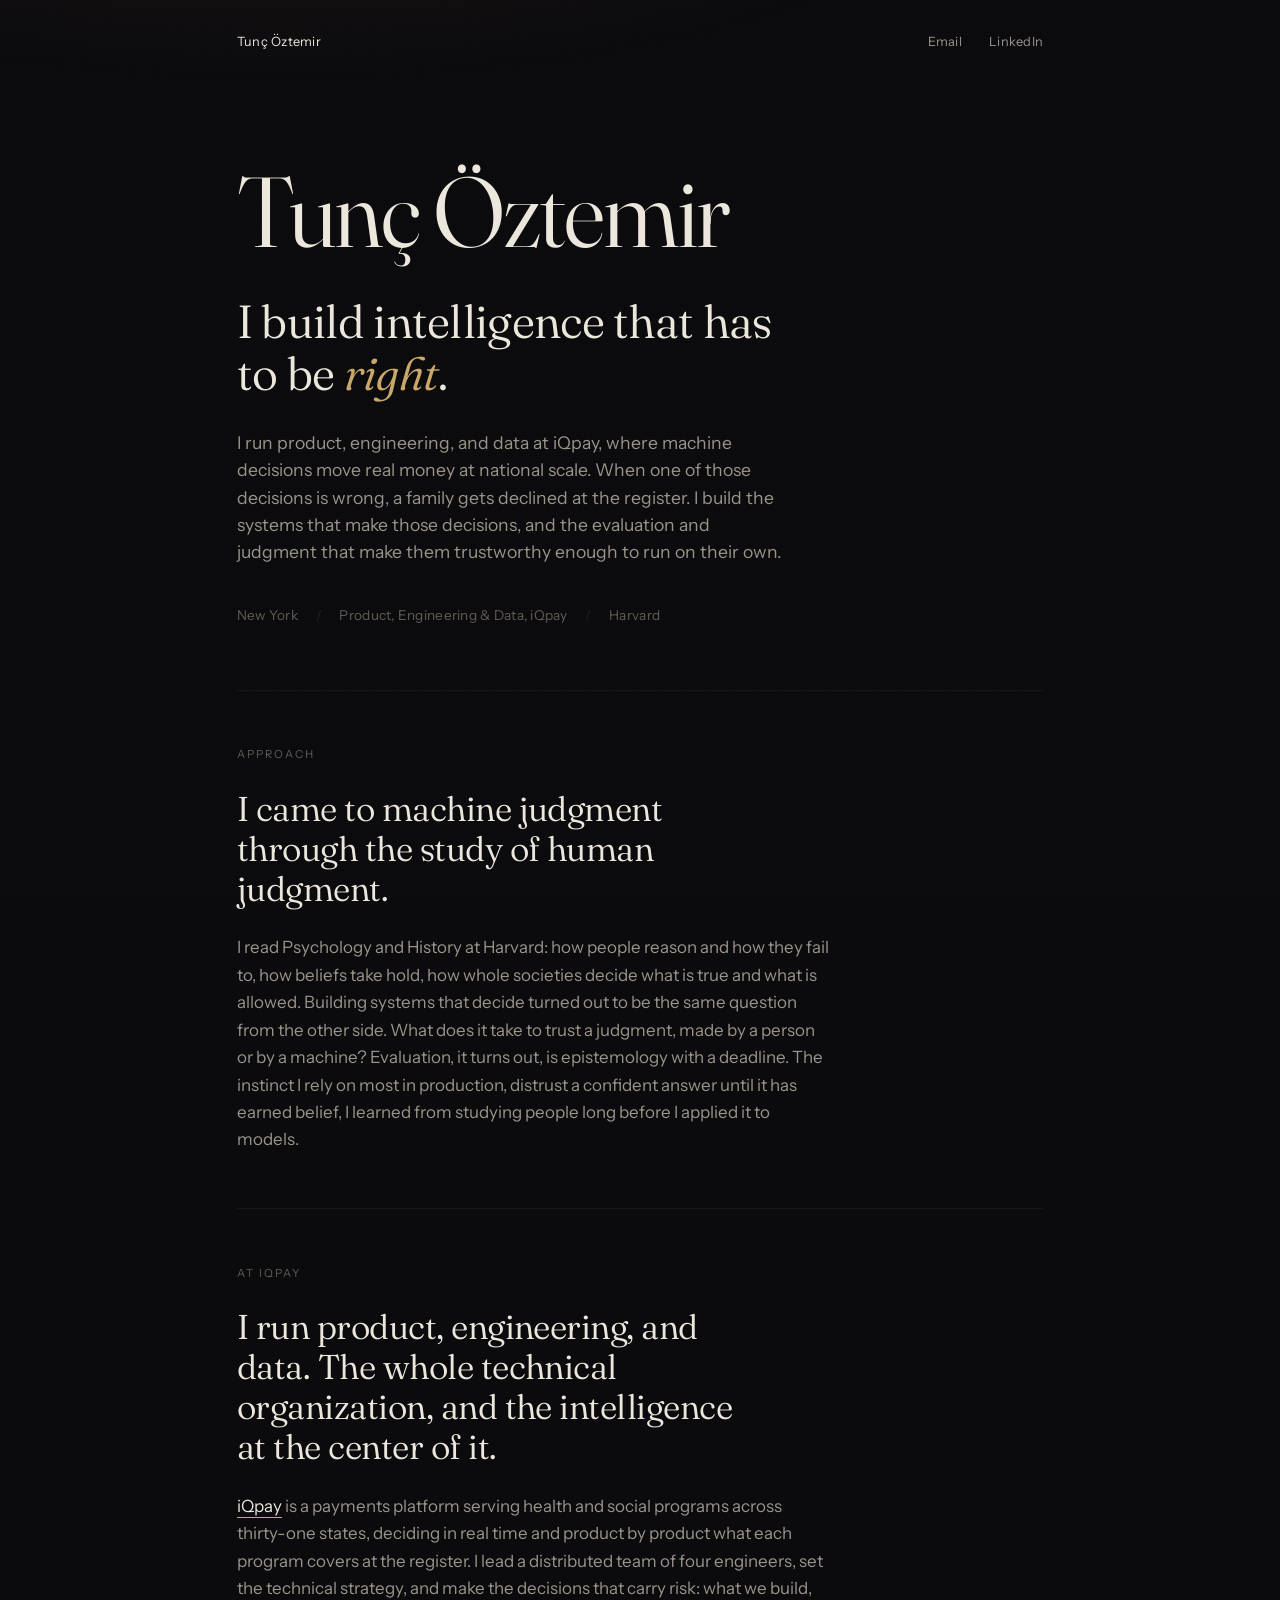
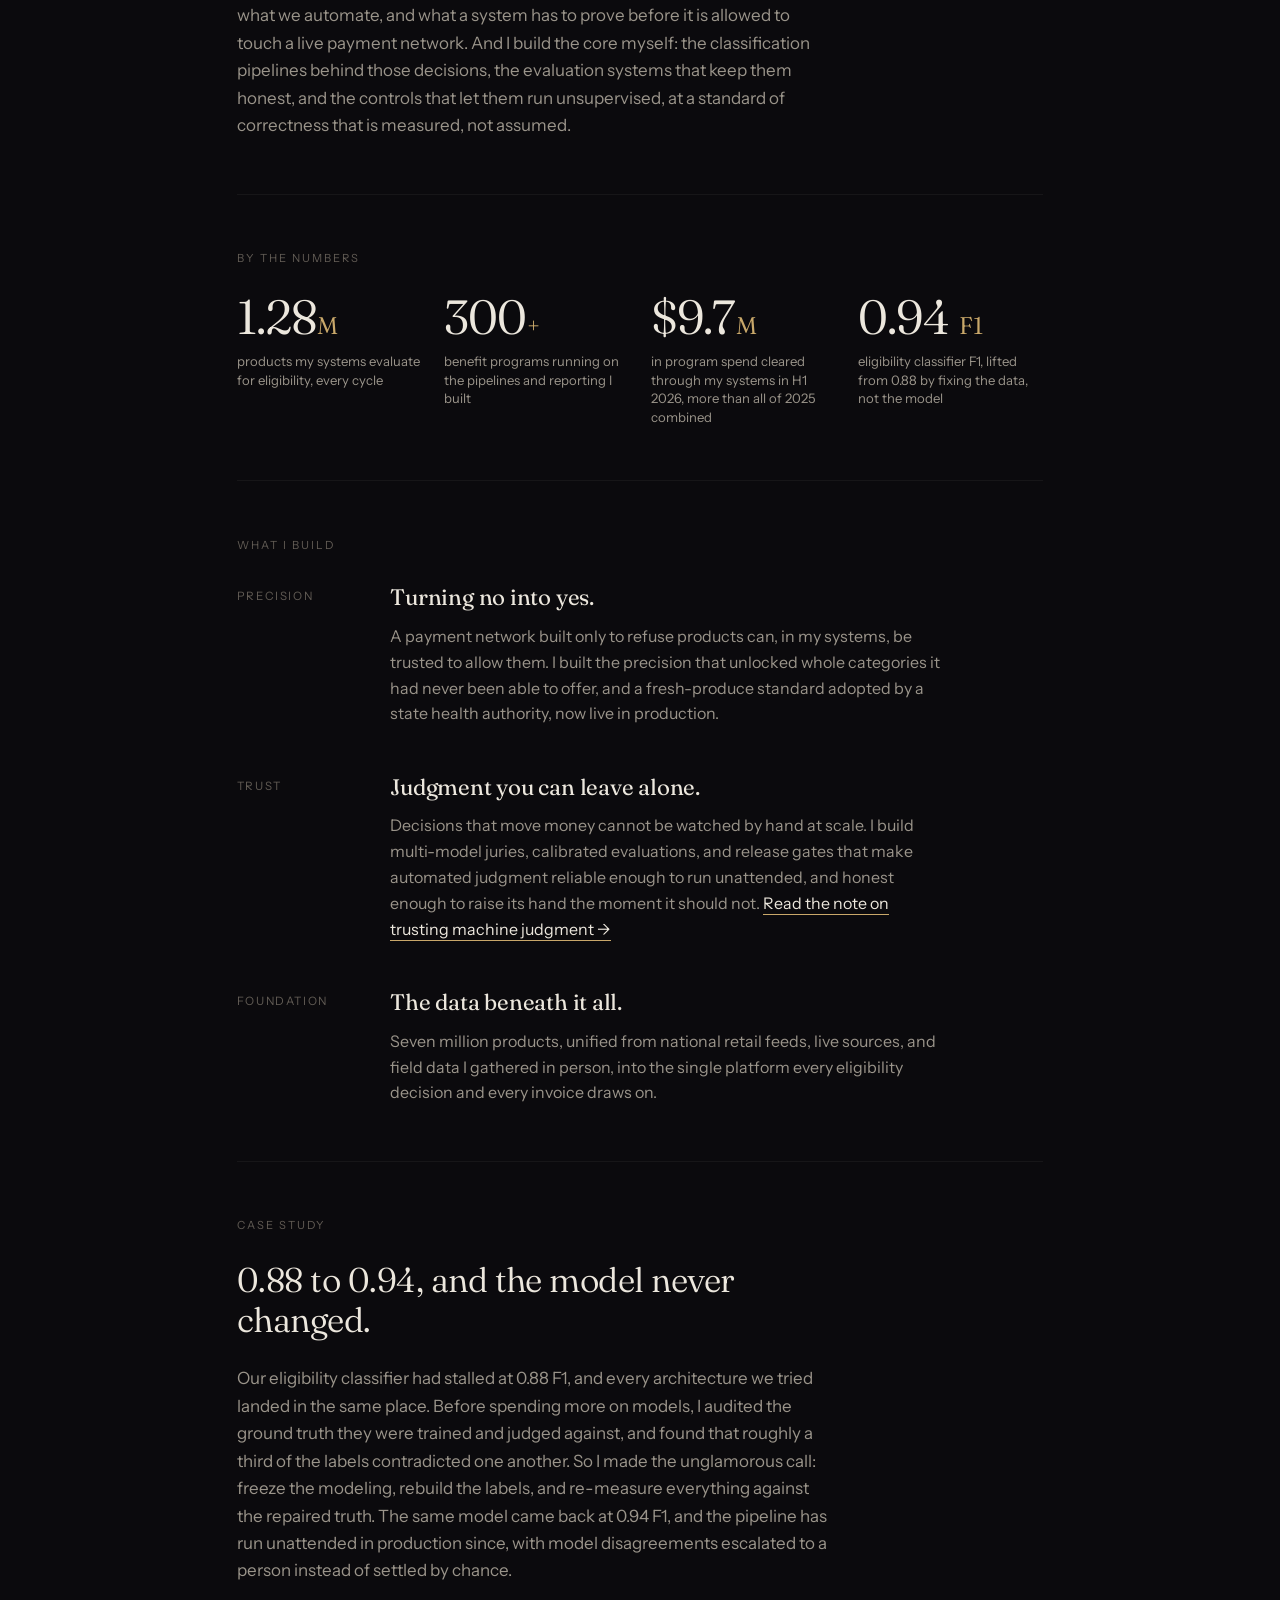
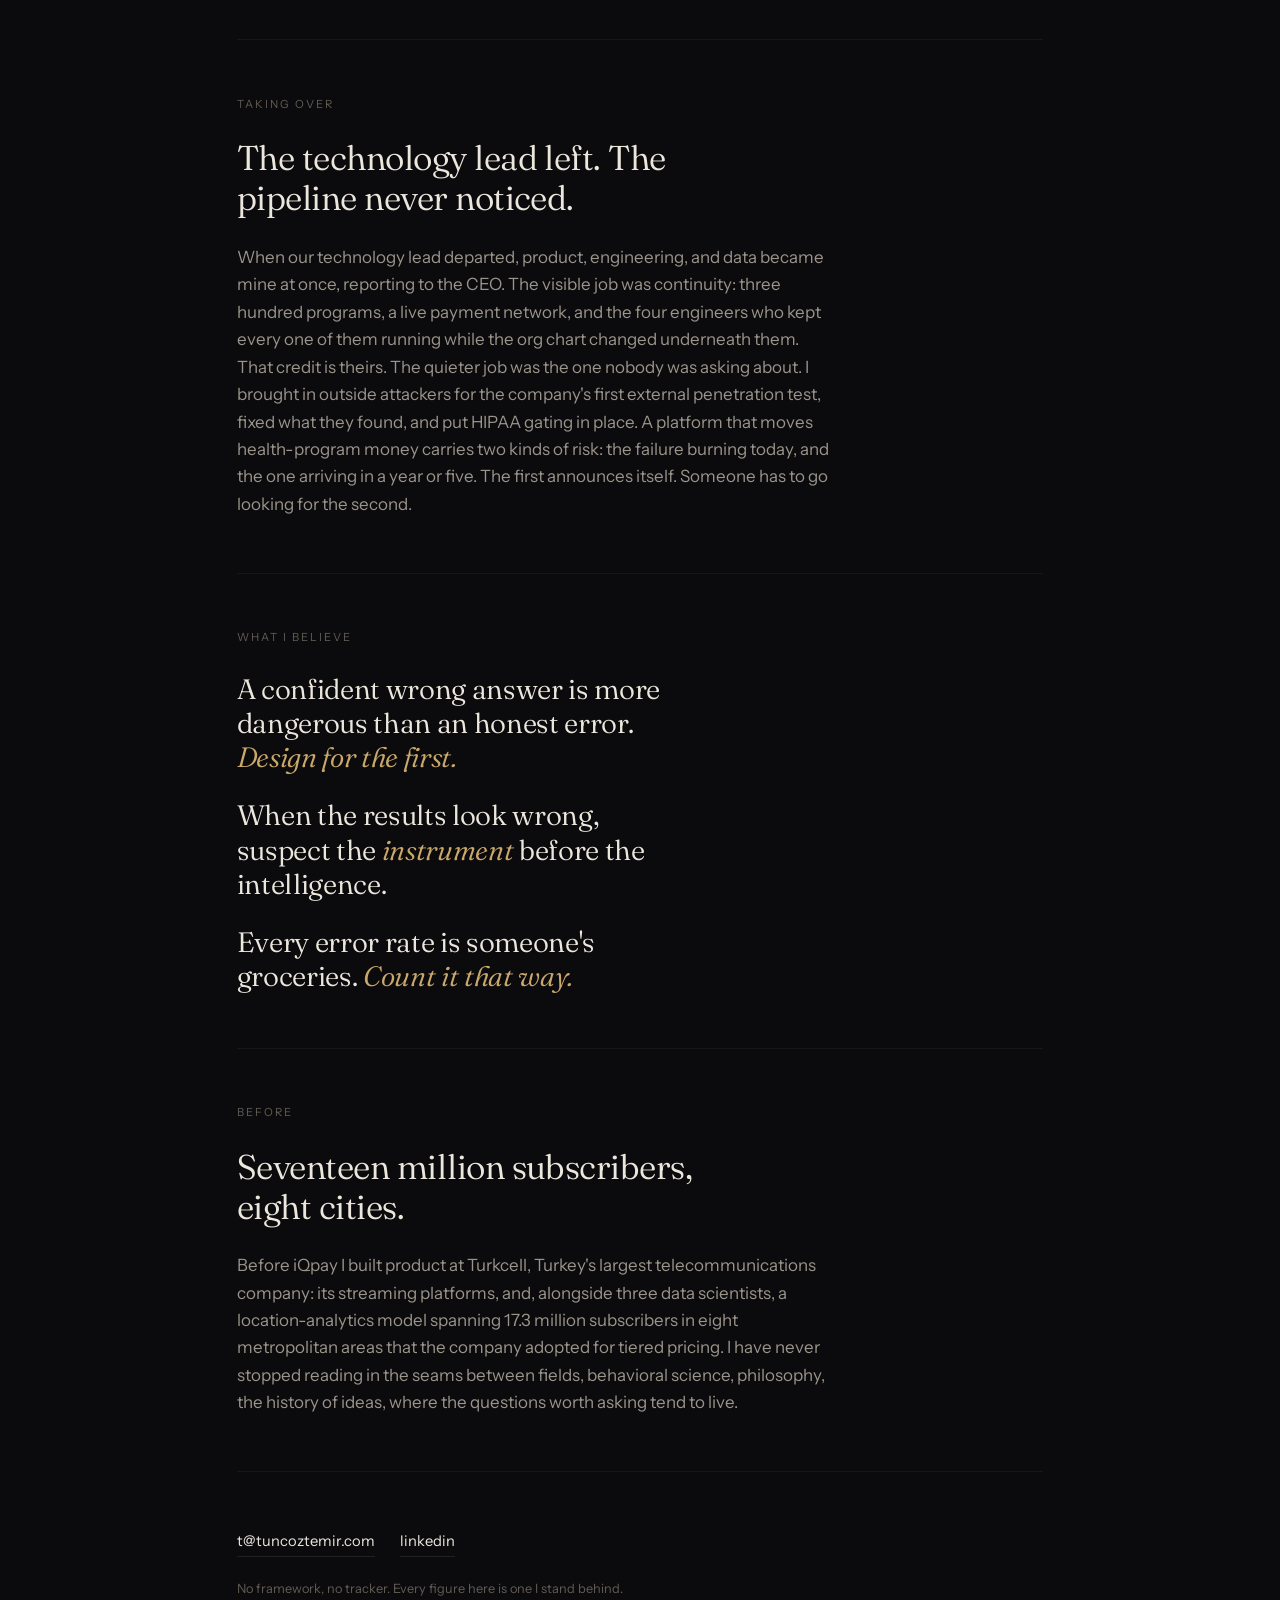
<file: index.html>
<!doctype html>
<html lang="en">
<head>
  <meta charset="utf-8">
  <meta name="viewport" content="width=device-width, initial-scale=1">
  <title>Tunç Öztemir</title>
  <meta name="description" content="I build intelligence that has to be right. I run product, engineering, and data at iQpay, and I came to machine judgment through the study of human judgment.">
  <link rel="canonical" href="https://tuncoztemir.com/">
  <meta property="og:type" content="website">
  <meta property="og:site_name" content="Tunç Öztemir">
  <meta property="og:title" content="Tunç Öztemir">
  <meta property="og:description" content="I build intelligence that has to be right. Product, engineering, and data at iQpay.">
  <meta property="og:url" content="https://tuncoztemir.com/">
  <meta property="og:image" content="https://tuncoztemir.com/og.png">
  <meta property="og:image:width" content="1200">
  <meta property="og:image:height" content="630">
  <meta name="twitter:card" content="summary_large_image">
  <meta name="twitter:title" content="Tunç Öztemir">
  <meta name="twitter:description" content="I build intelligence that has to be right. Product, engineering, and data at iQpay.">
  <meta name="twitter:image" content="https://tuncoztemir.com/og.png">
  <meta name="theme-color" content="#0B0A0D">
  <link rel="icon" href="data:image/svg+xml,%3Csvg xmlns='http://www.w3.org/2000/svg' viewBox='0 0 100 100'%3E%3Crect width='100' height='100' rx='22' fill='%230B0A0D'/%3E%3Ctext x='50' y='71' font-size='58' font-family='Georgia,serif' text-anchor='middle' fill='%23ECE7DD'%3ET%3C/text%3E%3Ccircle cx='74' cy='32' r='7' fill='%23C9A86A'/%3E%3C/svg%3E">
  <link rel="preconnect" href="https://fonts.googleapis.com">
  <link rel="preconnect" href="https://fonts.gstatic.com" crossorigin>
  <link href="https://fonts.googleapis.com/css2?family=Fraunces:ital,opsz,wght@0,9..144,300;0,9..144,400;0,9..144,500;1,9..144,340;1,9..144,400&family=Instrument+Sans:wght@400;500;600&display=swap" rel="stylesheet">
  <link rel="stylesheet" href="style.css">
</head>
<body>
  <div class="wrap">

    <div class="topbar">
      <span class="mark">Tunç Öztemir</span>
      <nav>
        <a href="mailto:t@tuncoztemir.com">Email</a>
        <a href="https://www.linkedin.com/in/tunc-oztemir-10516a1b8">LinkedIn</a>
      </nav>
    </div>

    <header class="hero">
      <h1 class="name rise d1">Tunç Öztemir</h1>
      <p class="thesis rise d2">I build intelligence that has to be <span class="it">right</span>.</p>
      <p class="sub rise d3">I run product, engineering, and data at iQpay, where machine decisions move real money at national scale. When one of those decisions is wrong, a family gets declined at the register. I build the systems that make those decisions, and the evaluation and judgment that make them trustworthy enough to run on their own.</p>
      <div class="meta rise d4">
        <span>New York</span>
        <span class="sep">/</span>
        <span>Product, Engineering &amp; Data, iQpay</span>
        <span class="sep">/</span>
        <span>Harvard</span>
      </div>
    </header>

    <section class="rise d5">
      <div class="eyebrow">Approach</div>
      <p class="lead">I came to machine judgment through the study of human judgment.</p>
      <p class="body">I read Psychology and History at Harvard: how people reason and how they fail to, how beliefs take hold, how whole societies decide what is true and what is allowed. Building systems that decide turned out to be the same question from the other side. What does it take to trust a judgment, made by a person or by a machine? Evaluation, it turns out, is epistemology with a deadline. The instinct I rely on most in production, distrust a confident answer until it has earned belief, I learned from studying people long before I applied it to models.</p>
    </section>

    <section>
      <div class="eyebrow">At iQpay</div>
      <p class="lead">I run product, engineering, and data. The whole technical organization, and the intelligence at the center of it.</p>
      <p class="body"><a href="https://www.iqpay.com">iQpay</a> is a payments platform serving health and social programs across thirty-one states, deciding in real time and product by product what each program covers at the register. I lead a distributed team of four engineers, set the technical strategy, and make the decisions that carry risk: what we build, what we automate, and what a system has to prove before it is allowed to touch a live payment network. And I build the core myself: the classification pipelines behind those decisions, the evaluation systems that keep them honest, and the controls that let them run unsupervised, at a standard of correctness that is measured, not assumed.</p>
    </section>

    <section>
      <div class="eyebrow">By the numbers</div>
      <div class="figures">
        <div class="fig">
          <div class="n">1.28<span class="u">M</span></div>
          <div class="c">products my systems evaluate for eligibility, every cycle</div>
        </div>
        <div class="fig">
          <div class="n">300<span class="u">+</span></div>
          <div class="c">benefit programs running on the pipelines and reporting I built</div>
        </div>
        <div class="fig">
          <div class="n">$9.7<span class="u">M</span></div>
          <div class="c">in program spend cleared through my systems in H1 2026, more than all of 2025 combined</div>
        </div>
        <div class="fig">
          <div class="n">0.94 <span class="u">F1</span></div>
          <div class="c">eligibility classifier F1, lifted from 0.88 by fixing the data, not the model</div>
        </div>
      </div>
    </section>

    <section>
      <div class="eyebrow">What I build</div>
      <div class="work">

        <div class="entry">
          <div class="tag">Precision</div>
          <div>
            <h3>Turning no into yes.</h3>
            <p>A payment network built only to refuse products can, in my systems, be trusted to allow them. I built the precision that unlocked whole categories it had never been able to offer, and a fresh-produce standard adopted by a state health authority, now live in production.</p>
          </div>
        </div>

        <div class="entry">
          <div class="tag">Trust</div>
          <div>
            <h3>Judgment you can leave alone.</h3>
            <p>Decisions that move money cannot be watched by hand at scale. I build multi-model juries, calibrated evaluations, and release gates that make automated judgment reliable enough to run unattended, and honest enough to raise its hand the moment it should not. <a class="inline-link" href="notes/gating-llm-output.html">Read the note on trusting machine judgment &rarr;</a></p>
          </div>
        </div>

        <div class="entry">
          <div class="tag">Foundation</div>
          <div>
            <h3>The data beneath it all.</h3>
            <p>Seven million products, unified from national retail feeds, live sources, and field data I gathered in person, into the single platform every eligibility decision and every invoice draws on.</p>
          </div>
        </div>

      </div>
    </section>

    <section>
      <div class="eyebrow">Case study</div>
      <p class="lead">0.88 to 0.94, and the model never changed.</p>
      <p class="body">Our eligibility classifier had stalled at 0.88 F1, and every architecture we tried landed in the same place. Before spending more on models, I audited the ground truth they were trained and judged against, and found that roughly a third of the labels contradicted one another. So I made the unglamorous call: freeze the modeling, rebuild the labels, and re-measure everything against the repaired truth. The same model came back at 0.94 F1, and the pipeline has run unattended in production since, with model disagreements escalated to a person instead of settled by chance.</p>
    </section>

    <section>
      <div class="eyebrow">Taking over</div>
      <p class="lead">The technology lead left. The pipeline never noticed.</p>
      <p class="body">When our technology lead departed, product, engineering, and data became mine at once, reporting to the CEO. The visible job was continuity: three hundred programs, a live payment network, and the four engineers who kept every one of them running while the org chart changed underneath them. That credit is theirs. The quieter job was the one nobody was asking about. I brought in outside attackers for the company's first external penetration test, fixed what they found, and put HIPAA gating in place. A platform that moves health-program money carries two kinds of risk: the failure burning today, and the one arriving in a year or five. The first announces itself. Someone has to go looking for the second.</p>
    </section>

    <section>
      <div class="eyebrow">What I believe</div>
      <div class="creed">
        <div class="line">A confident wrong answer is more dangerous than an honest error. <span class="q">Design for the first.</span></div>
        <div class="line">When the results look wrong, suspect the <span class="q">instrument</span> before the intelligence.</div>
        <div class="line">Every error rate is someone's groceries. <span class="q">Count it that way.</span></div>
      </div>
    </section>

    <section>
      <div class="eyebrow">Before</div>
      <p class="lead">Seventeen million subscribers, eight cities.</p>
      <p class="body">Before iQpay I built product at Turkcell, Turkey's largest telecommunications company: its streaming platforms, and, alongside three data scientists, a location-analytics model spanning 17.3 million subscribers in eight metropolitan areas that the company adopted for tiered pricing. I have never stopped reading in the seams between fields, behavioral science, philosophy, the history of ideas, where the questions worth asking tend to live.</p>
    </section>

    <footer>
      <div class="foot-links">
        <a href="mailto:t@tuncoztemir.com">t@tuncoztemir.com</a>
        <a href="https://www.linkedin.com/in/tunc-oztemir-10516a1b8">linkedin</a>
      </div>
      <p class="colophon">No framework, no tracker. Every figure here is one I stand behind.</p>
    </footer>

  </div>
</body>
</html>
</file>
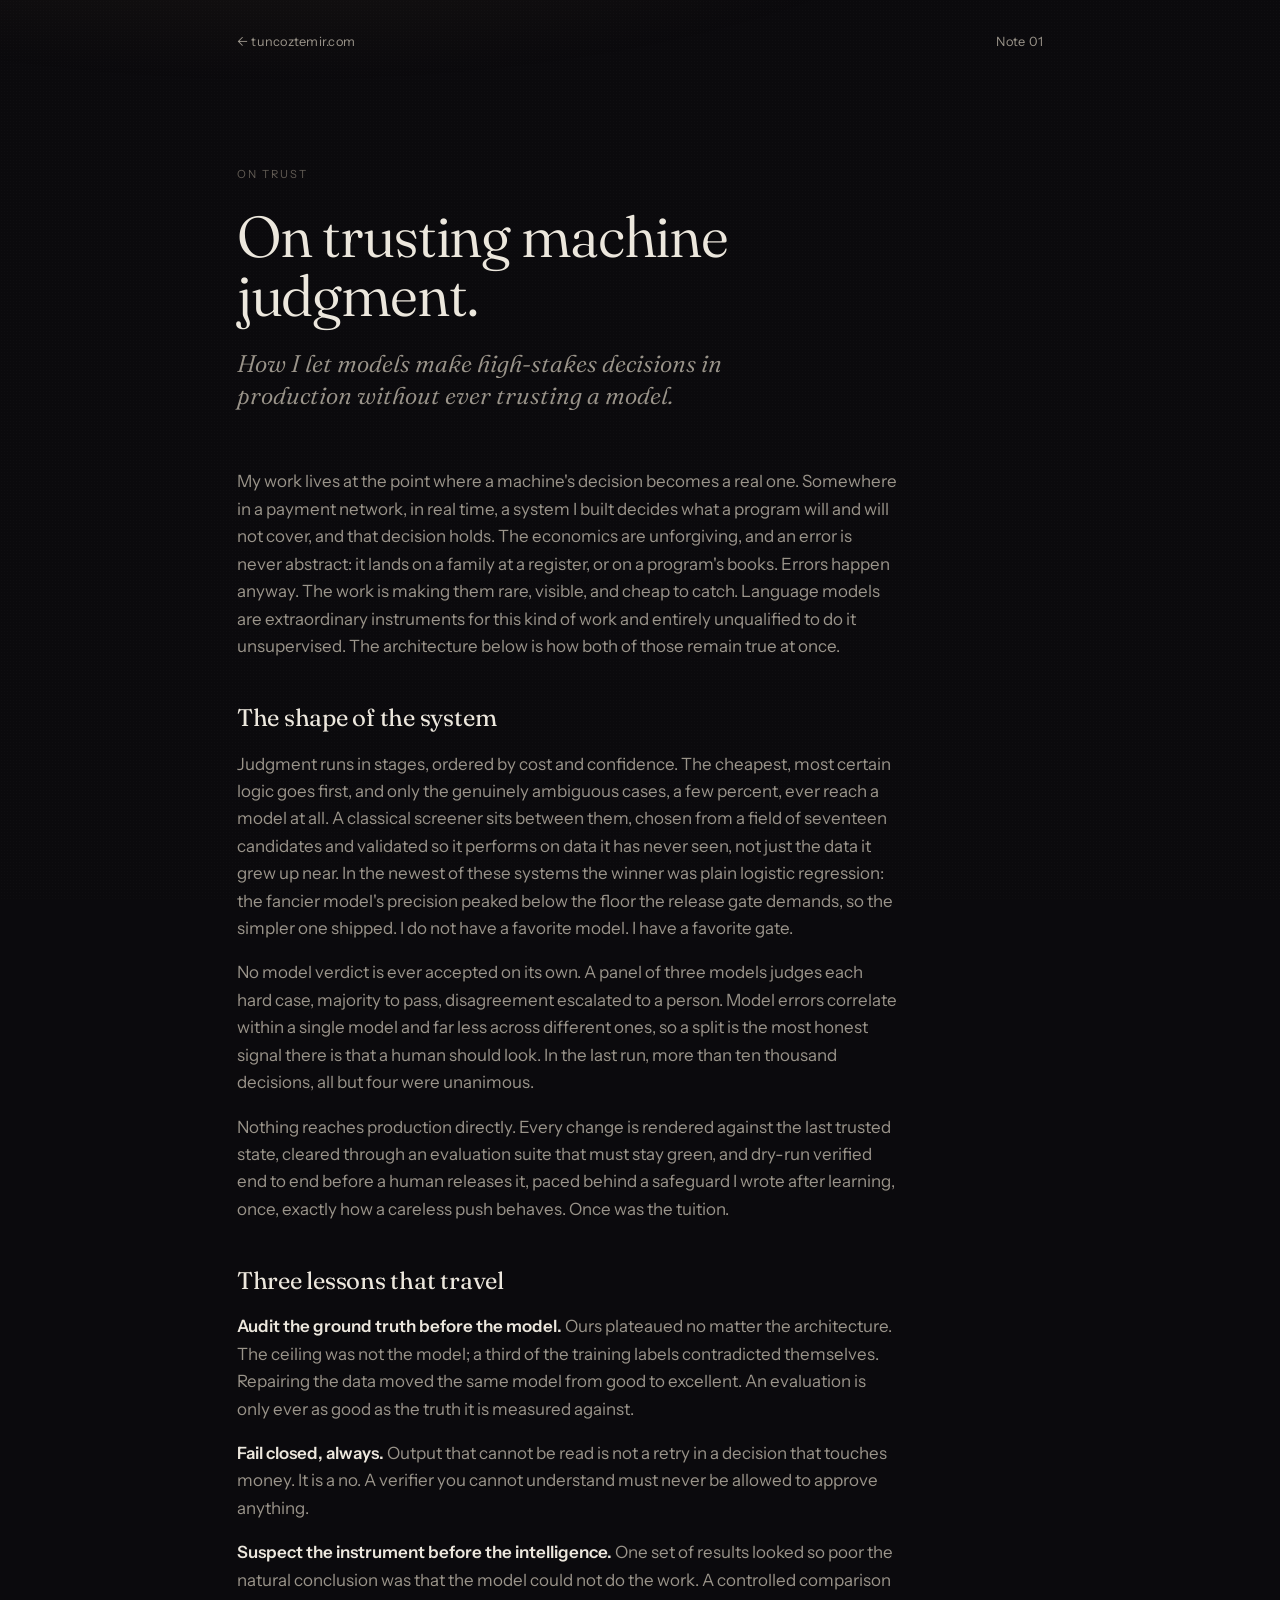
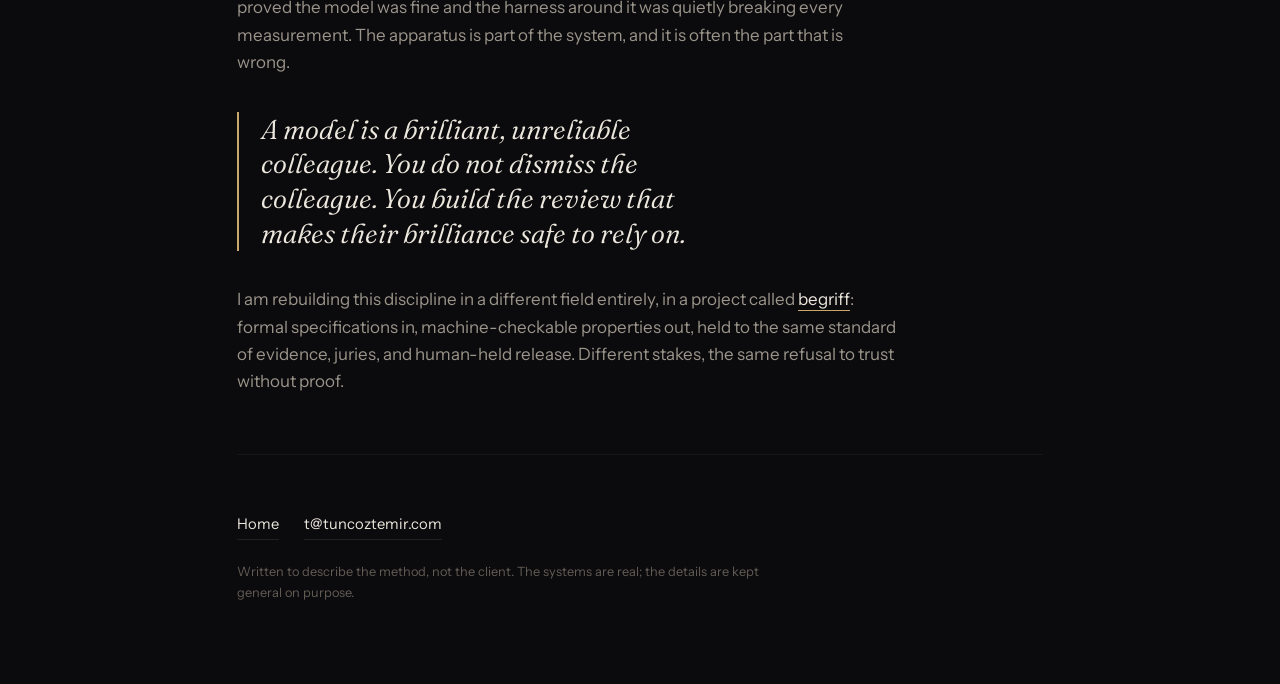
<file: notes/gating-llm-output.html>
<!doctype html>
<html lang="en">
<head>
  <meta charset="utf-8">
  <meta name="viewport" content="width=device-width, initial-scale=1">
  <title>On trusting machine judgment · Tunç Öztemir</title>
  <meta name="description" content="How I let models make high-stakes decisions in production without ever trusting a model.">
  <link rel="canonical" href="https://tuncoztemir.com/notes/gating-llm-output.html">
  <meta property="og:type" content="article">
  <meta property="og:site_name" content="Tunç Öztemir">
  <meta property="og:title" content="On trusting machine judgment">
  <meta property="og:description" content="How I let models make high-stakes decisions in production without ever trusting a model.">
  <meta property="og:url" content="https://tuncoztemir.com/notes/gating-llm-output.html">
  <meta property="og:image" content="https://tuncoztemir.com/og.png">
  <meta property="og:image:width" content="1200">
  <meta property="og:image:height" content="630">
  <meta name="twitter:card" content="summary_large_image">
  <meta name="twitter:title" content="On trusting machine judgment">
  <meta name="twitter:description" content="How I let models make high-stakes decisions in production without ever trusting a model.">
  <meta name="twitter:image" content="https://tuncoztemir.com/og.png">
  <meta name="theme-color" content="#0B0A0D">
  <link rel="icon" href="data:image/svg+xml,%3Csvg xmlns='http://www.w3.org/2000/svg' viewBox='0 0 100 100'%3E%3Crect width='100' height='100' rx='22' fill='%230B0A0D'/%3E%3Ctext x='50' y='71' font-size='58' font-family='Georgia,serif' text-anchor='middle' fill='%23ECE7DD'%3ET%3C/text%3E%3Ccircle cx='74' cy='32' r='7' fill='%23C9A86A'/%3E%3C/svg%3E">
  <link rel="preconnect" href="https://fonts.googleapis.com">
  <link rel="preconnect" href="https://fonts.gstatic.com" crossorigin>
  <link href="https://fonts.googleapis.com/css2?family=Fraunces:ital,opsz,wght@0,9..144,300;0,9..144,400;0,9..144,500;1,9..144,340;1,9..144,400&family=Instrument+Sans:wght@400;500;600&display=swap" rel="stylesheet">
  <link rel="stylesheet" href="../style.css">
</head>
<body>
  <div class="wrap">

    <div class="topbar">
      <a class="back" href="../index.html">&larr; tuncoztemir.com</a>
      <span>Note 01</span>
    </div>

    <header class="hero" style="padding-bottom:1rem;">
      <div class="eyebrow rise d1">On trust</div>
      <h1 class="note-title rise d2">On trusting machine judgment.</h1>
      <p class="note-lede rise d3">How I let models make high-stakes decisions in production without ever trusting a model.</p>
    </header>

    <div class="note-body rise d4">

      <p>My work lives at the point where a machine's decision becomes a real one. Somewhere in a payment network, in real time, a system I built decides what a program will and will not cover, and that decision holds. The economics are unforgiving, and an error is never abstract: it lands on a family at a register, or on a program's books. Errors happen anyway. The work is making them rare, visible, and cheap to catch. Language models are extraordinary instruments for this kind of work and entirely unqualified to do it unsupervised. The architecture below is how both of those remain true at once.</p>

      <h2>The shape of the system</h2>

      <p>Judgment runs in stages, ordered by cost and confidence. The cheapest, most certain logic goes first, and only the genuinely ambiguous cases, a few percent, ever reach a model at all. A classical screener sits between them, chosen from a field of seventeen candidates and validated so it performs on data it has never seen, not just the data it grew up near. In the newest of these systems the winner was plain logistic regression: the fancier model's precision peaked below the floor the release gate demands, so the simpler one shipped. I do not have a favorite model. I have a favorite gate.</p>

      <p>No model verdict is ever accepted on its own. A panel of three models judges each hard case, majority to pass, disagreement escalated to a person. Model errors correlate within a single model and far less across different ones, so a split is the most honest signal there is that a human should look. In the last run, more than ten thousand decisions, all but four were unanimous.</p>

      <p>Nothing reaches production directly. Every change is rendered against the last trusted state, cleared through an evaluation suite that must stay green, and dry-run verified end to end before a human releases it, paced behind a safeguard I wrote after learning, once, exactly how a careless push behaves. Once was the tuition.</p>

      <h2>Three lessons that travel</h2>

      <p><strong>Audit the ground truth before the model.</strong> Ours plateaued no matter the architecture. The ceiling was not the model; a third of the training labels contradicted themselves. Repairing the data moved the same model from good to excellent. An evaluation is only ever as good as the truth it is measured against.</p>

      <p><strong>Fail closed, always.</strong> Output that cannot be read is not a retry in a decision that touches money. It is a no. A verifier you cannot understand must never be allowed to approve anything.</p>

      <p><strong>Suspect the instrument before the intelligence.</strong> One set of results looked so poor the natural conclusion was that the model could not do the work. A controlled comparison proved the model was fine and the harness around it was quietly breaking every measurement. The apparatus is part of the system, and it is often the part that is wrong.</p>

      <div class="pull">A model is a brilliant, unreliable colleague. You do not dismiss the colleague. You build the review that makes their brilliance safe to rely on.</div>

      <p>I am rebuilding this discipline in a different field entirely, in a project called <a class="inline-link" href="https://github.com/Monsieur-Frege/begriff">begriff</a>: formal specifications in, machine-checkable properties out, held to the same standard of evidence, juries, and human-held release. Different stakes, the same refusal to trust without proof.</p>

    </div>

    <footer>
      <div class="foot-links">
        <a href="../index.html">Home</a>
        <a href="mailto:t@tuncoztemir.com">t@tuncoztemir.com</a>
      </div>
      <p class="colophon">Written to describe the method, not the client. The systems are real; the details are kept general on purpose.</p>
    </footer>

  </div>
</body>
</html>
</file>
<file: style.css>
/* tuncoztemir.com, dark editorial.
   Fraunces for the voice, Instrument Sans for the detail. One warm light in the dark. */

:root {
  --bg: #0B0A0D;
  --bg-lift: #121016;
  --text: #ECE7DD;
  --dim: #9A948A;
  --faint: #625C55;
  --gold: #C9A86A;
  --gold-soft: rgba(201, 168, 106, 0.16);
  --line: rgba(236, 231, 221, 0.10);
  --line-soft: rgba(236, 231, 221, 0.055);
  --display: "Fraunces", "Iowan Old Style", Georgia, serif;
  --sans: "Instrument Sans", "Helvetica Neue", Helvetica, Arial, sans-serif;
}

* { box-sizing: border-box; margin: 0; padding: 0; }
html { scroll-behavior: smooth; }

body {
  background: var(--bg);
  color: var(--text);
  font-family: var(--sans);
  font-size: 1.06rem;
  line-height: 1.62;
  -webkit-font-smoothing: antialiased;
  -moz-osx-font-smoothing: grayscale;
  position: relative;
  overflow-x: hidden;
}

/* atmosphere: one warm light, and a whisper of grain */
body::before {
  content: "";
  position: fixed;
  inset: -20% -20% auto -20%;
  height: 70vh;
  background: radial-gradient(60% 60% at 30% 0%, rgba(201, 168, 106, 0.10), transparent 70%);
  pointer-events: none;
  z-index: 0;
  animation: drift 26s ease-in-out infinite alternate;
}
body::after {
  content: "";
  position: fixed;
  inset: 0;
  background-image: radial-gradient(rgba(236, 231, 221, 0.018) 1px, transparent 1px);
  background-size: 3px 3px;
  pointer-events: none;
  z-index: 0;
  mix-blend-mode: screen;
}
@keyframes drift {
  from { transform: translateX(-4%) translateY(-2%); opacity: 0.8; }
  to   { transform: translateX(6%) translateY(3%); opacity: 1; }
}
@media (prefers-reduced-motion: reduce) { body::before { animation: none; } }

.wrap {
  position: relative;
  z-index: 1;
  max-width: 54rem;
  margin: 0 auto;
  padding: 0 1.8rem;
}

/* ---------- top bar ---------- */
.topbar {
  display: flex;
  justify-content: space-between;
  align-items: center;
  padding: 2rem 0 0;
  font-family: var(--sans);
  font-size: 0.8rem;
  letter-spacing: 0.02em;
  color: var(--dim);
}
.topbar .mark { color: var(--text); }
.topbar nav a {
  color: var(--dim);
  text-decoration: none;
  margin-left: 1.5rem;
  transition: color 160ms ease;
}
.topbar nav a:hover { color: var(--gold); }

/* ---------- hero ---------- */
.hero { padding: 7rem 0 4rem; }

.name {
  font-family: var(--display);
  font-optical-sizing: auto;
  font-weight: 340;
  font-size: clamp(3.4rem, 9vw, 6.2rem);
  line-height: 0.94;
  letter-spacing: -0.02em;
  color: var(--text);
}

.thesis {
  font-family: var(--display);
  font-weight: 340;
  font-size: clamp(1.7rem, 4.2vw, 2.9rem);
  line-height: 1.12;
  letter-spacing: -0.015em;
  color: var(--text);
  margin-top: 2.4rem;
  max-width: 20ch;
}
.thesis .it { font-style: italic; color: var(--gold); }

.sub {
  margin-top: 1.8rem;
  font-size: 1.1rem;
  line-height: 1.55;
  color: var(--dim);
  max-width: 46ch;
}

.meta {
  margin-top: 2.4rem;
  font-size: 0.85rem;
  letter-spacing: 0.02em;
  color: var(--faint);
  display: flex;
  flex-wrap: wrap;
  gap: 0.5rem 1.1rem;
  align-items: center;
}
.meta a { color: var(--dim); text-decoration: none; transition: color 160ms ease; }
.meta a:hover { color: var(--gold); }
.meta .sep { color: var(--line); }

/* ---------- sections ---------- */
section { padding: 3.4rem 0; border-top: 1px solid var(--line-soft); }

.eyebrow {
  font-family: var(--sans);
  font-size: 0.7rem;
  letter-spacing: 0.18em;
  text-transform: uppercase;
  color: var(--faint);
  margin-bottom: 1.6rem;
}

.lead {
  font-family: var(--display);
  font-weight: 340;
  font-size: clamp(1.5rem, 3.4vw, 2.15rem);
  line-height: 1.16;
  letter-spacing: -0.015em;
  color: var(--text);
  max-width: 24ch;
  margin-bottom: 1.6rem;
}

p.body { color: var(--dim); max-width: 54ch; }
p.body + p.body { margin-top: 1rem; }
p.body a, .inline-link {
  color: var(--text);
  text-decoration: none;
  border-bottom: 1px solid var(--gold);
  padding-bottom: 1px;
  transition: color 160ms ease;
}
p.body a:hover, .inline-link:hover { color: var(--gold); }

/* ---------- figures (editorial, not boxes) ---------- */
.figures {
  display: grid;
  grid-template-columns: repeat(4, 1fr);
  gap: 2rem 1.4rem;
}
@media (max-width: 40rem) { .figures { grid-template-columns: 1fr 1fr; gap: 2.2rem 1.4rem; } }
.fig .n {
  font-family: var(--display);
  font-weight: 340;
  font-size: clamp(2.2rem, 5vw, 3rem);
  line-height: 1;
  letter-spacing: -0.02em;
  color: var(--text);
}
.fig .n .u { font-size: 0.5em; color: var(--gold); letter-spacing: 0; margin-left: 0.05em; }
.fig .c {
  margin-top: 0.7rem;
  font-size: 0.82rem;
  line-height: 1.4;
  color: var(--dim);
  max-width: 22ch;
}

/* ---------- work list (hanging labels, asymmetric) ---------- */
.work { display: grid; gap: 2.6rem; }
.entry { display: grid; grid-template-columns: 8rem 1fr; gap: 1.6rem; }
@media (max-width: 40rem) { .entry { grid-template-columns: 1fr; gap: 0.5rem; } }
.entry .tag {
  font-family: var(--sans);
  font-size: 0.72rem;
  letter-spacing: 0.14em;
  text-transform: uppercase;
  color: var(--faint);
  padding-top: 0.5rem;
}
.entry h3 {
  font-family: var(--display);
  font-weight: 400;
  font-size: 1.4rem;
  letter-spacing: -0.01em;
  color: var(--text);
  margin-bottom: 0.5rem;
}
.entry p { color: var(--dim); max-width: 50ch; font-size: 1rem; }

/* ---------- creed (principles) ---------- */
.creed { display: grid; gap: 1.5rem; max-width: 40ch; }
.creed .line {
  font-family: var(--display);
  font-weight: 340;
  font-size: clamp(1.35rem, 3vw, 1.75rem);
  line-height: 1.22;
  letter-spacing: -0.012em;
  color: var(--text);
}
.creed .line .q { color: var(--gold); font-style: italic; }

/* ---------- second opinions (borrowed voices) ---------- */
.voice { max-width: 46ch; }
.voice blockquote {
  font-family: var(--display);
  font-style: italic;
  font-weight: 340;
  font-size: clamp(1.25rem, 2.8vw, 1.6rem);
  line-height: 1.3;
  color: var(--text);
  padding-left: 1.4rem;
  border-left: 2px solid var(--gold);
}
.voice .attr {
  margin-top: 1rem;
  padding-left: 1.4rem;
  font-size: 0.78rem;
  letter-spacing: 0.08em;
  text-transform: uppercase;
  color: var(--faint);
}

/* ---------- footer ---------- */
footer { padding: 3.6rem 0 5rem; border-top: 1px solid var(--line-soft); }
.foot-links { display: flex; flex-wrap: wrap; gap: 1.6rem; font-size: 0.92rem; }
.foot-links a {
  color: var(--text);
  text-decoration: none;
  border-bottom: 1px solid var(--line);
  padding-bottom: 2px;
  transition: border-color 160ms ease;
}
.foot-links a:hover { border-color: var(--gold); }
.colophon { margin-top: 1.4rem; font-size: 0.8rem; color: var(--faint); max-width: 58ch; }

/* ---------- notes page ---------- */
.note-title {
  font-family: var(--display);
  font-weight: 340;
  font-size: clamp(2.2rem, 5.5vw, 3.6rem);
  line-height: 1.02;
  letter-spacing: -0.02em;
  color: var(--text);
  max-width: 18ch;
}
.note-lede {
  font-family: var(--display);
  font-style: italic;
  font-weight: 340;
  font-size: clamp(1.2rem, 2.6vw, 1.5rem);
  line-height: 1.3;
  color: var(--dim);
  margin-top: 1.4rem;
  max-width: 34ch;
}
.note-body { padding: 2.6rem 0; max-width: 60ch; }
.note-body h2 {
  font-family: var(--display);
  font-weight: 400;
  font-size: 1.5rem;
  letter-spacing: -0.01em;
  color: var(--text);
  margin: 2.4rem 0 0.8rem;
}
.note-body p { margin-bottom: 1.05rem; color: var(--dim); }
.note-body p strong { color: var(--text); font-weight: 600; }
.note-body a { color: var(--text); border-bottom: 1px solid var(--gold); text-decoration: none; padding-bottom: 1px; }
.pull {
  font-family: var(--display);
  font-style: italic;
  font-weight: 340;
  font-size: clamp(1.3rem, 3vw, 1.7rem);
  line-height: 1.28;
  color: var(--text);
  margin: 2.2rem 0;
  padding-left: 1.4rem;
  border-left: 2px solid var(--gold);
  max-width: 30ch;
}
.back { font-size: 0.8rem; color: var(--dim); text-decoration: none; }
.back:hover { color: var(--gold); }

/* ---------- motion ---------- */
@media (prefers-reduced-motion: no-preference) {
  .rise { opacity: 0; transform: translateY(12px); animation: rise 800ms cubic-bezier(0.19, 1, 0.22, 1) forwards; }
  .d1 { animation-delay: 80ms; } .d2 { animation-delay: 200ms; }
  .d3 { animation-delay: 320ms; } .d4 { animation-delay: 440ms; }
  .d5 { animation-delay: 560ms; } .d6 { animation-delay: 680ms; }
  @keyframes rise { to { opacity: 1; transform: none; } }
}

@media print {
  body { background: #fff; color: #111; }
  body::before, body::after, .topbar nav { display: none; }
  .name, .thesis, .lead, .fig .n, .entry h3, .note-title { color: #111; }
  .thesis .it, .fig .n .u { color: #7a5c1a; }
}
</file>
